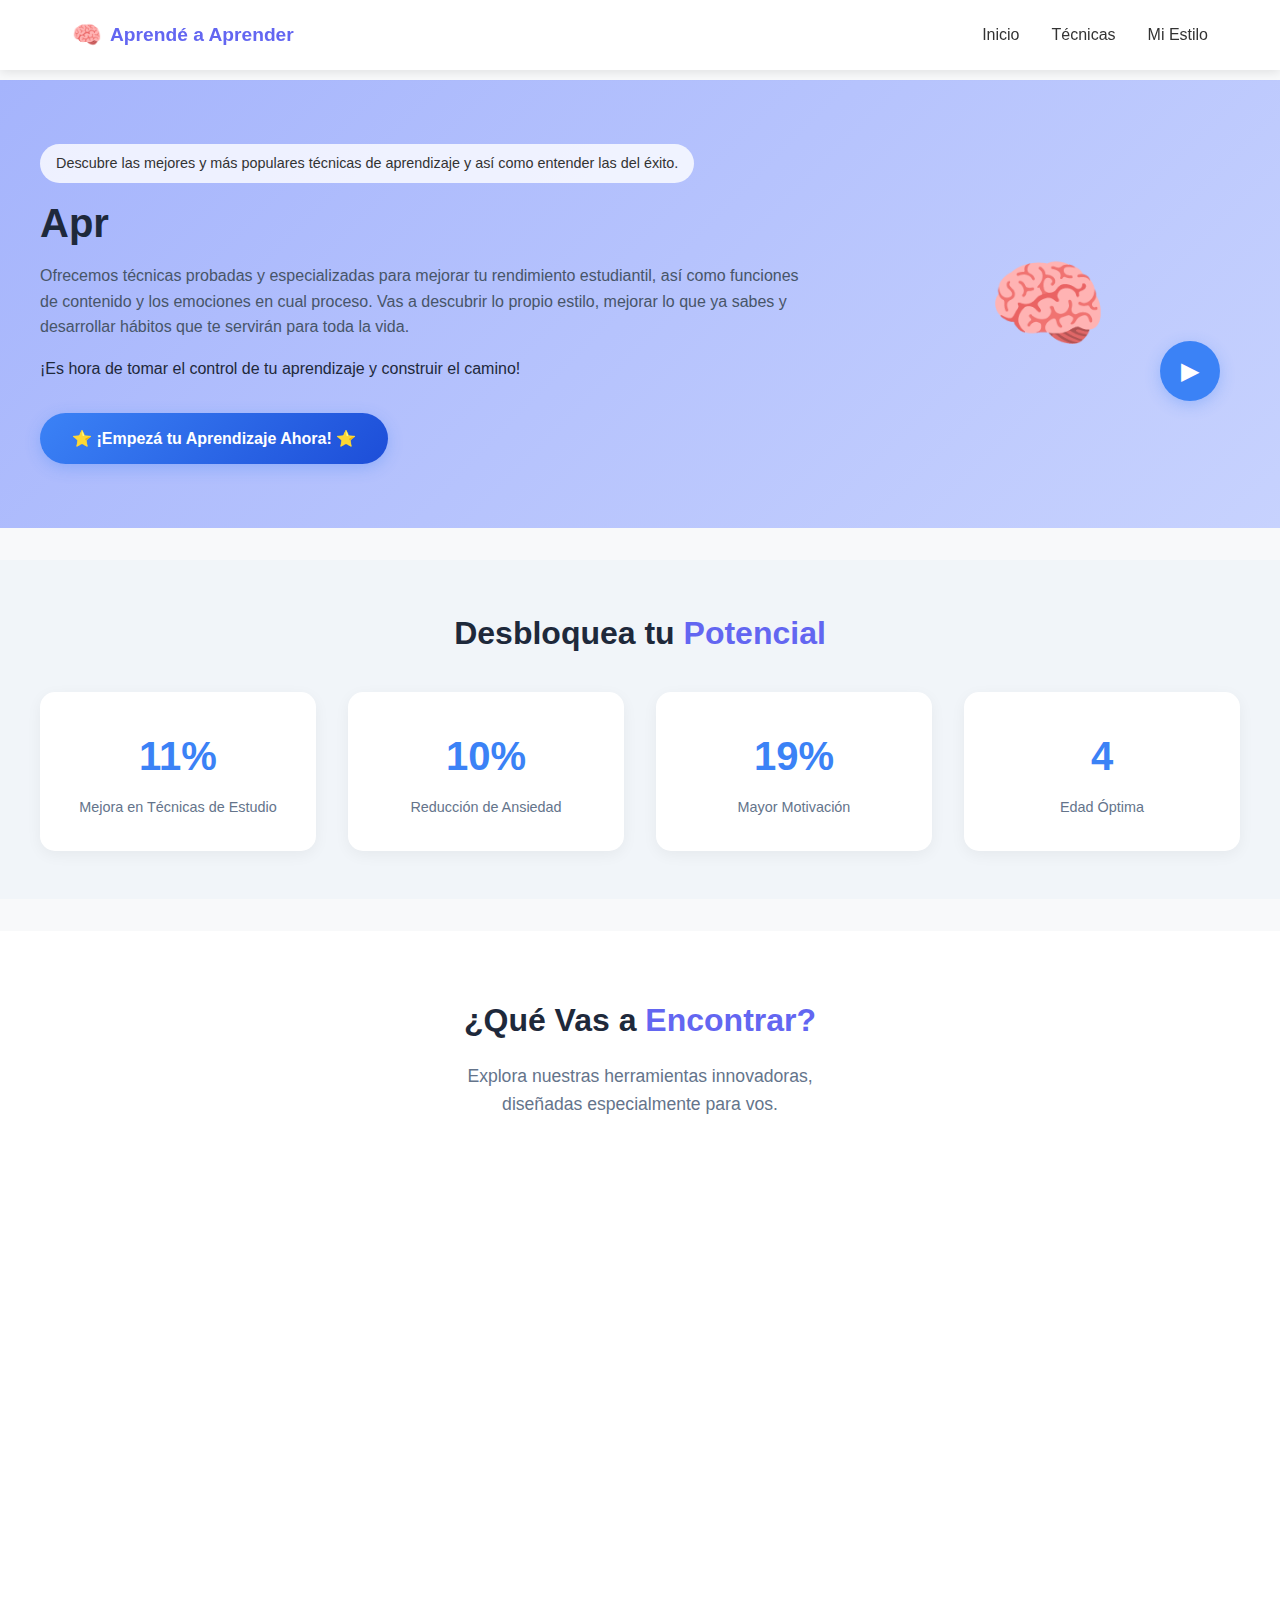
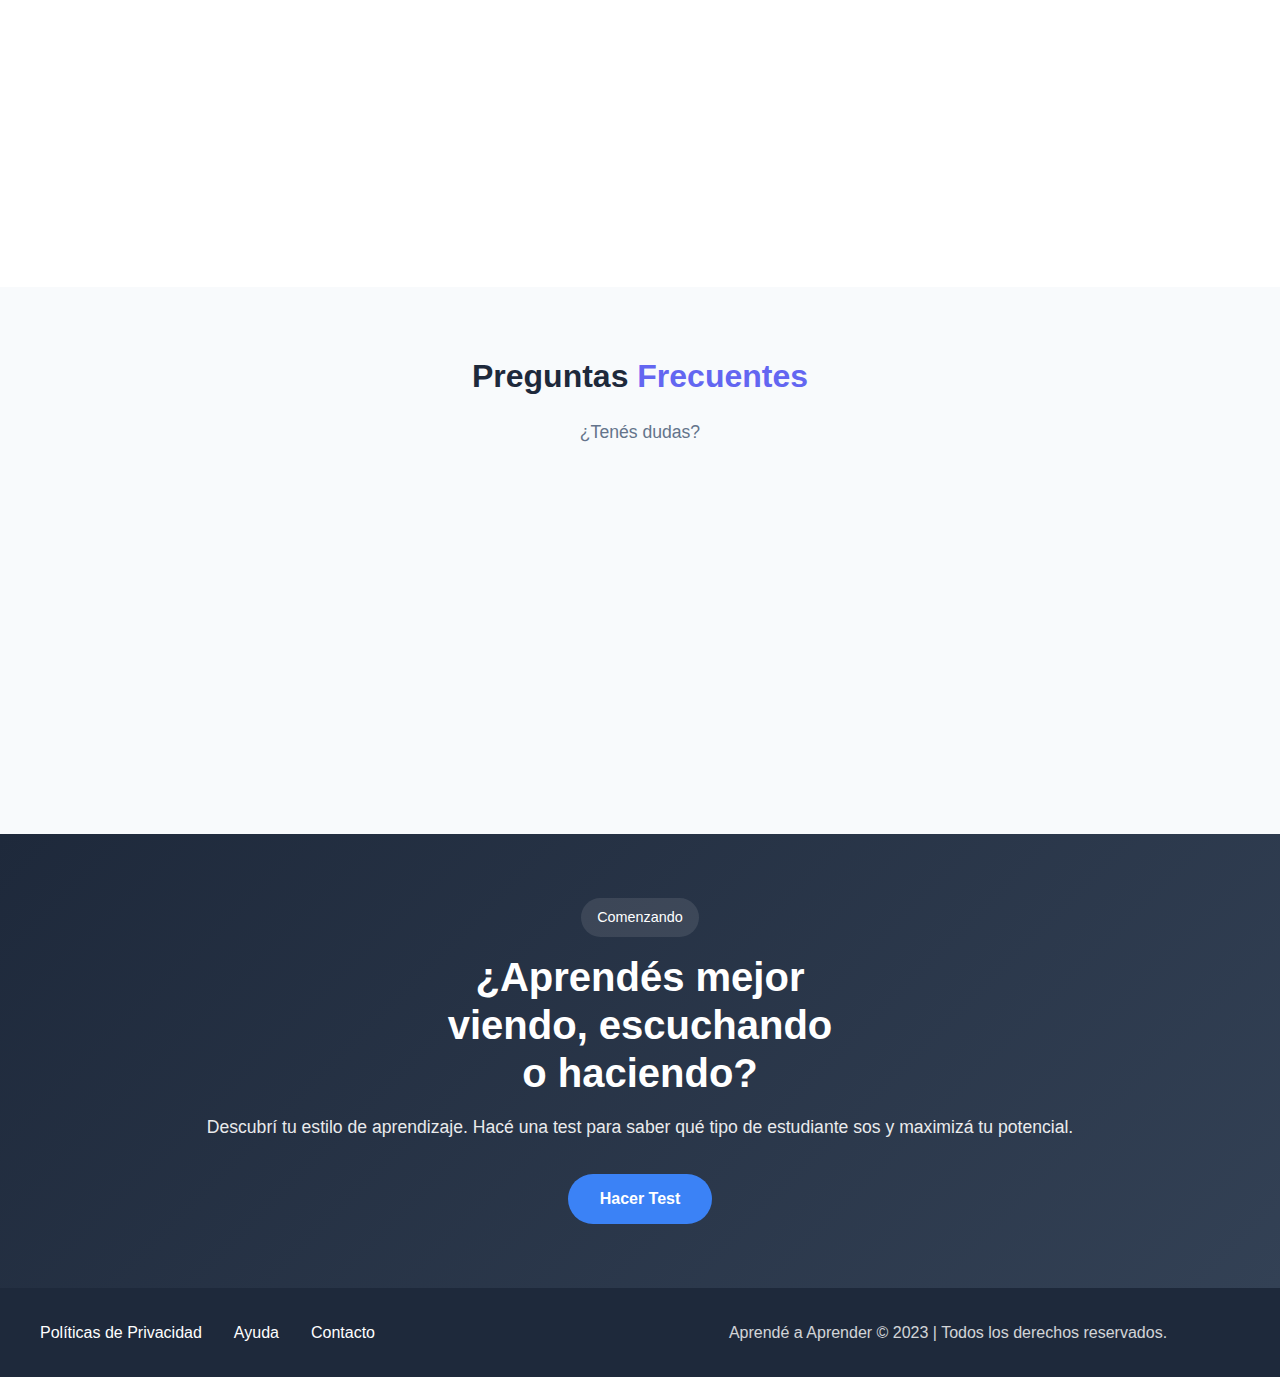
<file: index.html>
<!DOCTYPE html>
<html lang="es">
<head>
    <meta charset="UTF-8">
    <meta name="viewport" content="width=device-width, initial-scale=1.0">
    <title>Aprendé a Aprender</title>
    <link rel="stylesheet" href="styles.css">
</head>
<body>
    <!-- Header -->
    <header class="header">
        <nav class="nav">
            <div class="logo">
                <span class="logo-icon">🧠</span>
                <span class="logo-text">Aprendé a Aprender</span>
            </div>
            <ul class="nav-menu">
                <li><a href="index.html">Inicio</a></li>
                <li><a href="tecnicas.html">Técnicas</a></li>
                <li><a href="mi_estilo.html">Mi Estilo</a></li>
            </ul>
        </nav>
    </header>

    <!-- Main Content -->
    <main class="main">
        <!-- Hero Section -->
        <section class="hero">
            <div class="hero-content">
                <div class="hero-text">
                    <p class="hero-subtitle">Descubre las mejores y más populares técnicas de aprendizaje y así como entender las del éxito.</p>
                    <h1 class="hero-title">Aprendé mejor, no más.</h1>
                    <p class="hero-description">
                        Ofrecemos técnicas probadas y especializadas para mejorar tu rendimiento estudiantil, así como funciones de contenido y los emociones en cual proceso. Vas a descubrir lo propio estilo, mejorar lo que ya sabes y desarrollar hábitos que te servirán para toda la vida.
                    </p>
                    <p class="hero-cta-text">¡Es hora de tomar el control de tu aprendizaje y construir el camino!</p>
                    <a href="tecnicas.html">
                       <button class="cta-button">⭐ ¡Empezá tu Aprendizaje Ahora! ⭐</button>
                    </a>
                </div>
                <div class="hero-visual">
                    <div class="hero-icon">🧠</div>
                    <div class="hero-play-button">▶</div>
                </div>
            </div>
        </section>

        <!-- Stats Section -->
        <section class="stats">
            <div class="stats-container">
                <h2 class="stats-title">Desbloquea tu <span class="highlight">Potencial</span></h2>
                <div class="stats-grid">
                    <div class="stat-item">
                        <div class="stat-number">40%</div>
                        <div class="stat-label">Mejora en Técnicas de Estudio</div>
                    </div>
                    <div class="stat-item">
                        <div class="stat-number">36%</div>
                        <div class="stat-label">Reducción de Ansiedad</div>
                    </div>
                    <div class="stat-item">
                        <div class="stat-number">66%</div>
                        <div class="stat-label">Mayor Motivación</div>
                    </div>
                    <div class="stat-item">
                        <div class="stat-number">16</div>
                        <div class="stat-label">Edad Óptima</div>
                    </div>
                </div>
            </div>
        </section>

        <!-- Features Section -->
        <section class="features">
            <div class="features-container">
                <h2 class="features-title">¿Qué Vas a <span class="highlight">Encontrar?</span></h2>
                <p class="features-subtitle">Explora nuestras herramientas innovadoras,<br>diseñadas especialmente para vos.</p>
                
                <div class="features-grid">
                    <div class="feature-card">
                        <div class="feature-icon">📚</div>
                        <h3>Técnicas de Estudio Inteligentes</h3>
                        <p>¿Querés estudiar mejor? Descubrí cómo usar tu cerebro de forma más eficiente con métodos probados como la Pomodoro, mapas mentales y técnicas de memoria.</p>
                    </div>
                    
                    <div class="feature-card">
                        <div class="feature-icon">💡</div>
                        <h3>Mi Estilo de Aprendizaje</h3>
                        <p>Identificá qué tipo de estudiante sos y optimizá tus técnicas y patrones para lograr resultados más rápidos y crecer como estudiante.</p>
                    </div>
                    
                    <div class="feature-card">
                        <div class="feature-icon">😊</div>
                        <h3>Asistente Emocional</h3>
                        <p>Manejá la ansiedad académica y ganate a vos mismo. La frustración es el miedo a equivocarse. Tus emociones son aliadas, no enemigas.</p>
                    </div>
                    
                    <div class="feature-card">
                        <div class="feature-icon">🎯</div>
                        <h3>Historias Interactivas: "Elegí tu Camino"</h3>
                        <p>Practica decisiones en situaciones reales de estudio. ¿Cómo reaccionarias te lo enfrentas a un examen sorpresa? ¡Vás donde el flujo!</p>
                    </div>
                    
                    <div class="feature-card">
                        <div class="feature-icon">📊</div>
                        <h3>Mi Rutina y Tracker Emocional</h3>
                        <p>Creá tu horario ideal y registrá cómo te sentís mientras estudias para tener control y mejorar tu bienestar académico.</p>
                    </div>
                    
                    <div class="feature-card">
                        <div class="feature-icon">🎮</div>
                        <h3>Zona de Prácticas</h3>
                        <p>Poné a prueba lo que aprendiste con juegos interactivos que te hacen reflexionar sobre tu progreso y obtener tus logros.</p>
                    </div>
                </div>
            </div>
        </section>

        <!-- FAQ Section -->
        <section class="faq">
            <div class="faq-container">
                <h2 class="faq-title">Preguntas <span class="highlight">Frecuentes</span></h2>
                <p class="faq-subtitle">¿Tenés dudas?</p>
                
                <div class="faq-list">
                    <div class="faq-item">
                        <button class="faq-question">¿Qué es Aprendé a Aprender?</button>
                        <div class="faq-answer">
                            <p>una plataforma web interactiva que enseña a los y las estudiantes cómo aprender mejor y no más.</p>
                        </div>
                    </div>
                    
                    <div class="faq-item">
                        <button class="faq-question">¿Necesito registrarme o tener cuenta?</button>
                        <div class="faq-answer">
                            <p>No necesitas registrarte para acceder a la mayoría de nuestros contenidos básicos.</p>
                        </div>
                    </div>
                    
                    <div class="faq-item">
                        <button class="faq-question">¿A qué edad está orientado este sitio?</button>
                        <div class="faq-answer">
                            <p>Nuestro contenido está diseñado principalmente para estudiantes de 16 años en adelante.</p>
                        </div>
                    </div>
                </div>
            </div>
        </section>

        <!-- CTA Section -->
        <section class="cta-section" id="cta-section">
            <div class="cta-container">
                <div class="cta-content">
                    <p class="cta-label">Comenzando</p>
                    <h2 class="cta-title">¿Aprendés mejor<br>viendo, escuchando<br>o haciendo?</h2>
                    <p class="cta-description">Descubrí tu estilo de aprendizaje. Hacé una test para saber qué tipo de estudiante sos y maximizá tu potencial.</p>
                    <button class="cta-button-secondary">Hacer Test</button>
                </div>
            </div>
        </section>
    </main>

    <!-- Footer -->
    <footer class="footer">
        <div class="footer-content">
            <div class="footer-links">
                <a href="#privacidad">Políticas de Privacidad</a>
                <a href="#ayuda">Ayuda</a>
                <a href="#contacto">Contacto</a>
            </div>
            <div class="footer-info">
                <p>Aprendé a Aprender © 2023 | Todos los derechos reservados.</p>
            </div>
        </div>
    </footer>

    <script src="script.js"></script>
</body>
</html>
</file>
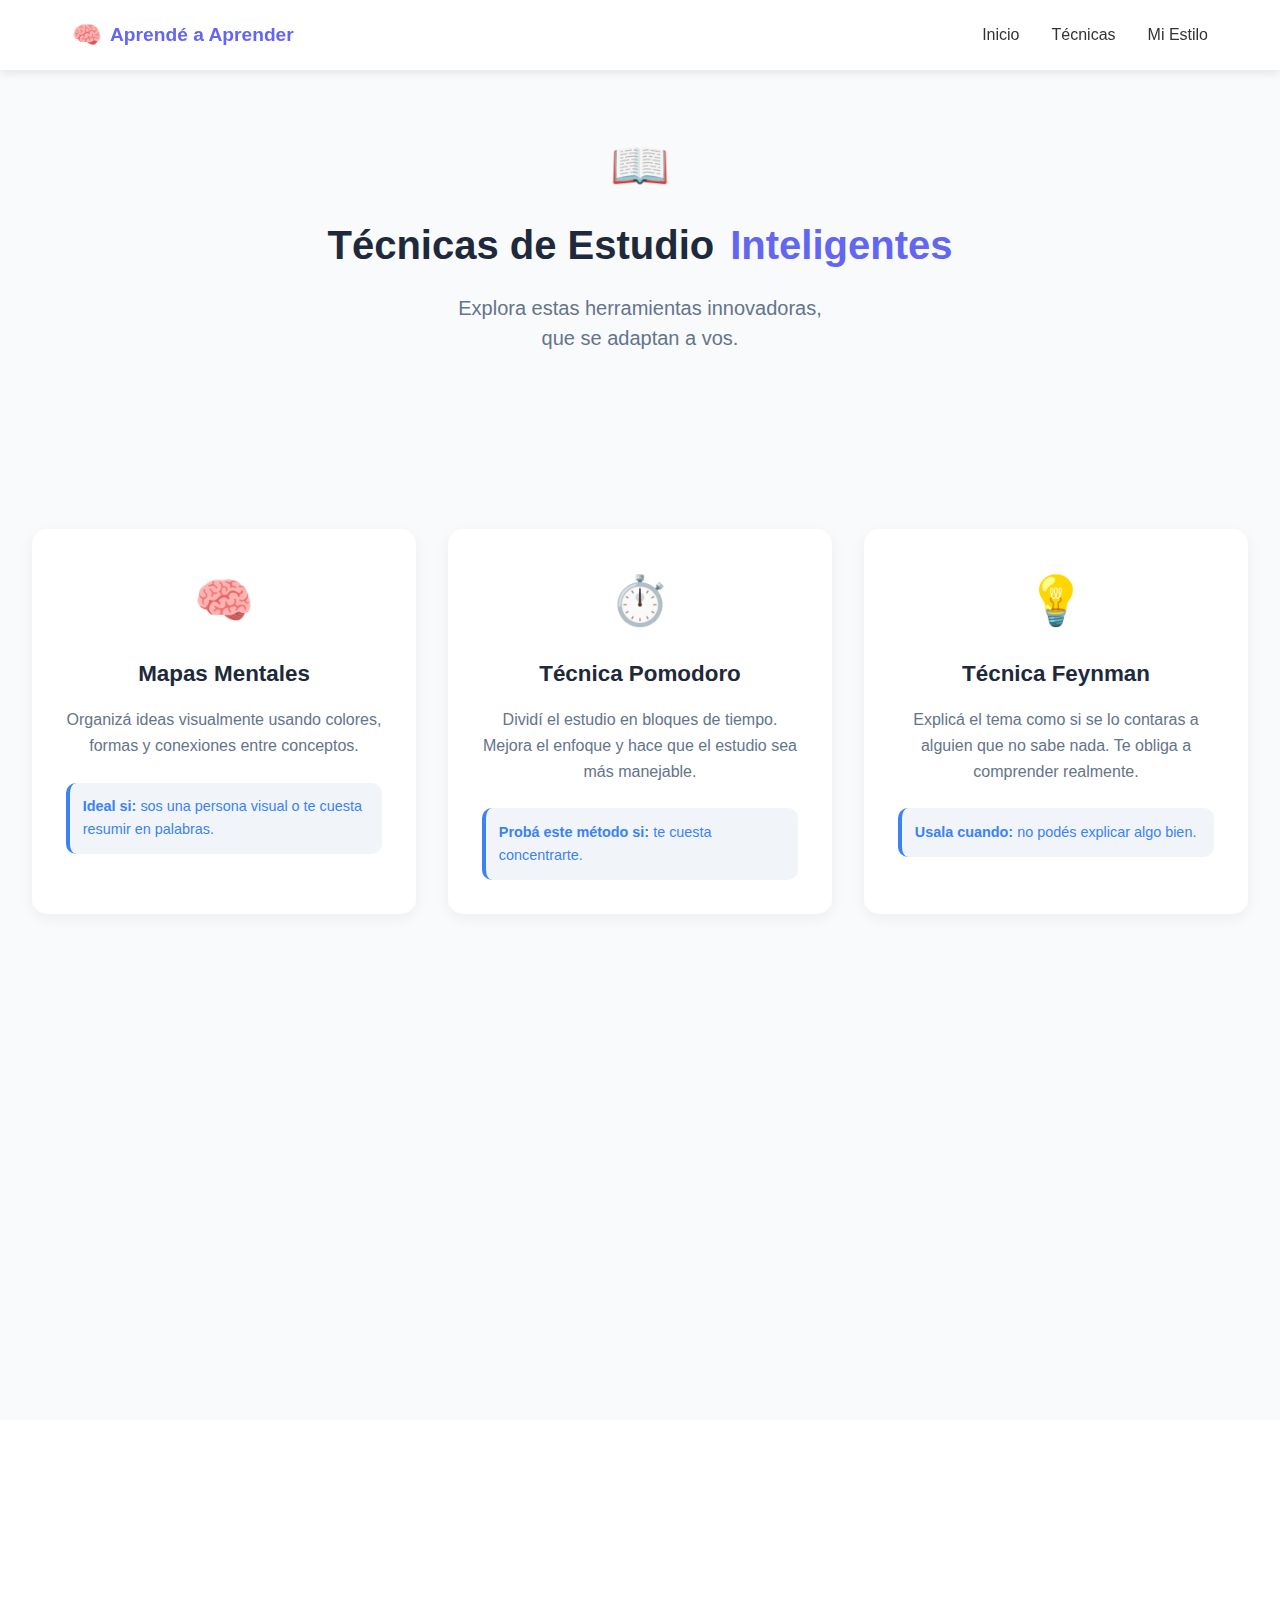
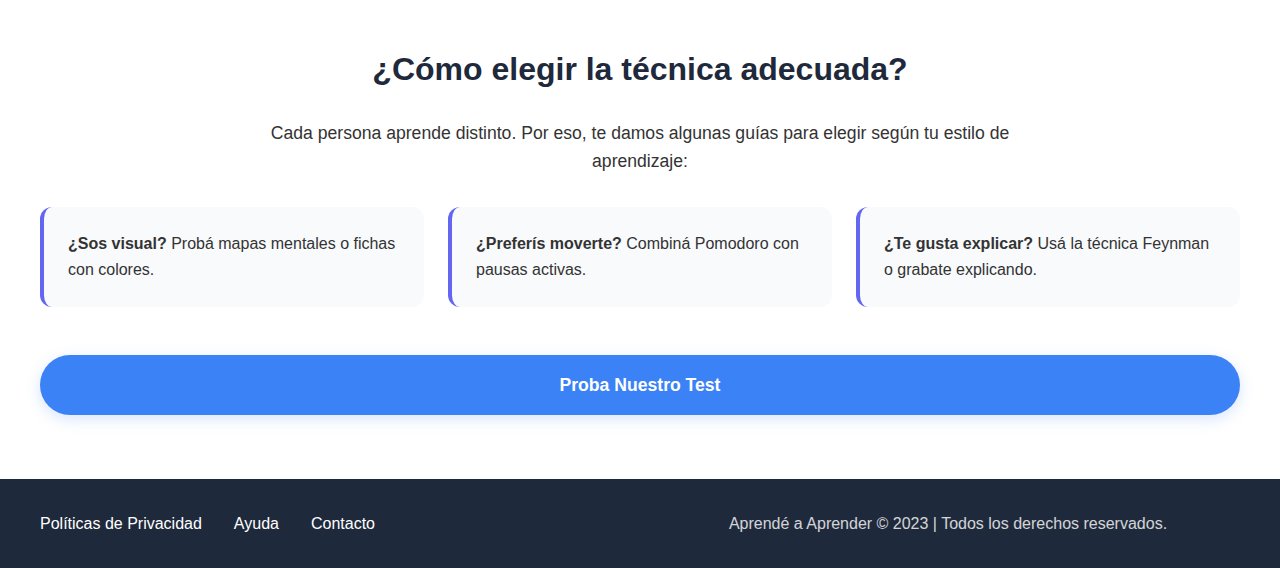
<file: tecnicas.html>
<!DOCTYPE html>
<html lang="es">
<head>
  <meta charset="UTF-8" />
  <meta name="viewport" content="width=device-width, initial-scale=1.0" />
  <title>Técnicas de Estudio Inteligentes</title>
  <link rel="stylesheet" href="tecnicas.css" />
</head>
<body>

   <!-- Header -->
    <header class="header">
        <nav class="nav">
            <div class="logo">
                <span class="logo-icon">🧠</span>
                <span class="logo-text">Aprendé a Aprender</span>
            </div>
            <ul class="nav-menu">
                <li><a href="index.html">Inicio</a></li>
                <li><a href="tecnicas.html">Técnicas</a></li>
                <li><a href="mi_estilo.html">Mi Estilo</a></li>
            </ul>
        </nav>
    </header>

 <!-- Sección Técnicas de Estudio Inteligentes -->
<section id="tecnicas">
  <div class="tecnicas-container">
    <h2>📖</h2> <h2 class="tecnicas-title">Técnicas de Estudio <span class="highlight">Inteligentes</span></h2>
    <p class="tecnicas-subtitle-new">Explora estas herramientas innovadoras,<br>que se adaptan a vos.</p>
  </div>
</section>

  <!-- Sección Técnicas de Estudio Inteligentes -->
  <!--<section id="tecnicas-estudio">
    <div class="container">
      <div class="tecnicas-intro">
        <h2 class="tecnicas-title">
          <span class="icon">🧠</span> Técnicas
        </h2>
        <p class="tecnicas-subtitle">Técnicas de Estudio Inteligentes</p>
        <p class="tecnicas-intro-question">¿Querés estudiar mejor y no más?</p>
        <p class="tecnicas-intro-statement">Usá tu mente a tu favor.</p>
        <p class="tecnicas-propuesta">¿Qué te proponemos?</p>
        <p class="tecnicas-explanation">
          El secreto no está en pasar horas y horas frente a un cuaderno, sino en aprender cómo funciona tu cerebro y elegir las estrategias adecuadas para vos.
        </p>
        <p class="tecnicas-why">¿Por qué funciona?</p>
        <p class="tecnicas-explanation">
          Estas técnicas están basadas en principios de metacognición, es decir, en aprender a pensar sobre tu propio pensamiento.
        </p>
        <p class="tecnicas-how">¿Cómo funciona?</p>
        <p class="tecnicas-explanation">
          Cuando usás una técnica de estudio inteligente, no solo estás aplicando un método; estás entendiendo cómo funciona tu cerebro al aprender.
        </p>
      </div>
    </div>
  </section> -->

  <!-- Sección Herramientas/  -->
  <section class="herramientas-section">
    <div class="features-container">
                

      <div class="tecnicas-grid">
        <!-- Tarjetas de técnicas -->
        <div class="tecnica-card">
          <div class="tecnica-icon">🧠</div>
          <h3 class="tecnica-title">Mapas Mentales</h3>
          <p class="tecnica-description">
            Organizá ideas visualmente usando colores, formas y conexiones entre conceptos.
          </p>
          <p class="tecnica-consejo"><strong>Ideal si:</strong> sos una persona visual o te cuesta resumir en palabras.</p>
        </div>

        <div class="tecnica-card">
          <div class="tecnica-icon">⏱️</div>
          <h3 class="tecnica-title">Técnica Pomodoro</h3>
          <p class="tecnica-description">
            Dividí el estudio en bloques de tiempo. Mejora el enfoque y hace que el estudio sea más manejable.
          </p>
          <p class="tecnica-consejo"><strong>Probá este método si:</strong> te cuesta concentrarte.</p>
        </div>

        <div class="tecnica-card">
          <div class="tecnica-icon">💡</div>
          <h3 class="tecnica-title">Técnica Feynman</h3>
          <p class="tecnica-description">
            Explicá el tema como si se lo contaras a alguien que no sabe nada. Te obliga a comprender realmente.
          </p>
          <p class="tecnica-consejo"><strong>Usala cuando:</strong> no podés explicar algo bien.</p>
        </div>

        <div class="tecnica-card">
          <div class="tecnica-icon">📇</div>
          <h3 class="tecnica-title">Fichas de Estudio</h3>
          <p class="tecnica-description">
            Tarjetas con preguntas/respuestas. Favorece la memoria activa y la práctica de conceptos clave.
          </p>
          <p class="tecnica-consejo"><strong>Muy útil si:</strong> estás preparando una prueba.</p>
        </div>

        <div class="tecnica-card">
          <div class="tecnica-icon">🧩</div>
          <h3 class="tecnica-title">Método de los Loci</h3>
          <p class="tecnica-description">
            Asociá lo que querés aprender con lugares familiares. Potencia la memoria con imágenes mentales.
          </p>
          <p class="tecnica-consejo"><strong>Ideal para:</strong> listas o secuencias.</p>
        </div>
      </div>
    </div>
  </section>

  <!-- Sección Cómo Elegir -->
  <section class="elegir-section">
    <div class="container">
      <h3 class="elegir-title">¿Cómo elegir la técnica adecuada?</h3>
      <p class="elegir-intro">
        Cada persona aprende distinto. Por eso, te damos algunas guías para elegir según tu estilo de aprendizaje:
      </p>
      <div class="guias-lista">
        <div class="guia-item"><strong>¿Sos visual?</strong> Probá mapas mentales o fichas con colores.</div>
        <div class="guia-item"><strong>¿Preferís moverte?</strong> Combiná Pomodoro con pausas activas.</div>
        <div class="guia-item"><strong>¿Te gusta explicar?</strong> Usá la técnica Feynman o grabate explicando.</div>
      </div>
      <a href="index.html#cta-section" class="cta-button-secondary">Proba Nuestro Test</a>
    </div>
  </section>

    <!-- Footer -->
    <footer class="footer">
        <div class="footer-content">
            <div class="footer-links">
                <a href="#privacidad">Políticas de Privacidad</a>
                <a href="#ayuda">Ayuda</a>
                <a href="#contacto">Contacto</a>
            </div>
            <div class="footer-info">
                <p>Aprendé a Aprender © 2023 | Todos los derechos reservados.</p>
            </div>
        </div>
    </footer>

  <script src="tecnicas.js"></script>
</body>
</html>
</file>
<file: tecnicas.css>
* {
  margin: 0;
  padding: 0;
  box-sizing: border-box;
}

body {
  font-family: 'Arial', sans-serif;
  line-height: 1.6;
  color: #333;
  background: #f8fafc;
}

/* Header */
.header {
    background: white;
    box-shadow: 0 2px 10px rgba(0,0,0,0.1);
    position: fixed;
    width: 100%;
    top: 0;
    z-index: 1000;
}

.nav {
    max-width: 1200px;
    margin: 0 auto;
    display: flex;
    justify-content: space-between;
    align-items: center;
    padding: 1rem 2rem;
}

.logo {
    display: flex;
    align-items: center;
    gap: 0.5rem;
}

.logo-icon {
    font-size: 1.5rem;
}

.logo-text {
    font-size: 1.2rem;
    font-weight: bold;
    color: #6366f1;
}

.nav-menu {
    display: flex;
    list-style: none;
    gap: 2rem;
}

.nav-menu a {
    text-decoration: none;
    color: #333;
    font-weight: 500;
    transition: color 0.3s ease;
}

.nav-menu a:hover {
    color: #6366f1;
}


















/* Sección tecnicas-estudio */

.elegir-section {
  background: white;
  padding: 14rem 2rem 4rem 2rem;
}

.container {
  max-width: 1200px;
  margin: 0 auto;
}

/* Sección tecnicas */
.tecnicas {
  background: white; /* Cambiado a blanco para que coincida con la imagen */
  padding: 8rem 2rem 4rem 2rem;
}

.tecnicas-container {
  max-width: 1200px;
  margin: 0 auto;
  text-align: center;
  padding: 8rem 2rem 4rem 2rem;
}

/* Estilo para el icono (emoji) del libro */
.tecnicas-container .📖 {
  font-size: 3rem; /* Tamaño grande para el emoji */
  margin-bottom: 0.5rem; /* Pequeño margen debajo del emoji */
  color: #6366f1; /* Color similar al logo o resalte */
}


/* Título principal de la sección */
.tecnicas-title {
  font-size: 2.5rem; /* Tamaño de fuente para el título */
  font-weight: bold;
  color: #1e293b; /* Color oscuro para la primera parte del título */
  margin-bottom: 1rem; /* Espacio debajo del título */
  display: flex; /* Para centrar el texto con el icono */
  align-items: center;
  justify-content: center;
  gap: 0.75rem; /* Espacio entre el icono y el texto */
}

/* Resaltar la parte del título en azul */
.tecnicas-title .highlight {
  color: #6366f1; /* Azul para la parte resaltada */
}

/* Nuevo subtítulo */
.tecnicas-subtitle-new {
  font-size: 1.25rem; /* Tamaño de fuente para el subtítulo */
  color: #64748b; /* Color gris suave */
  margin-top: 1rem; /* Espacio arriba del subtítulo, si es necesario */
  margin-bottom: 3rem; /* Espacio debajo del subtítulo antes del siguiente contenido */
  line-height: 1.5; /* Espaciado entre líneas */
}

/* Estilo para el icono (emoji) del libro */
.tecnicas-container h2:first-child { /* Apunta al primer h2 dentro de tecnicas-container, que es tu emoji */
  font-size: 3rem; /* Tamaño grande para el emoji */
  margin-bottom: 0.5rem; /* Pequeño margen debajo del emoji */
  color: #6366f1; /* Color similar al logo o resalte */
}

/* Y si el título y el emoji no van juntos en el mismo <h2>: */
.tecnicas-title {
  /* ... tus estilos actuales para el título sin el icono ... */
  display: block; /* O flex si aún lo necesitas para otra alineación */
}

/* Asegúrate de que este estilo exista si quieres que el icono del título sea un emoji.
   Si en realidad quieres una imagen o un ícono de una librería (ej. FontAwesome),
   la implementación sería diferente. Asumo que es un emoji por tu HTML.
*/
.tecnicas-title .icon { /* Si usas un elemento con clase 'icon' dentro del título */
    font-size: 3rem;
}

/* Eliminar o comentar los estilos que no usas en esta sección para evitar conflictos */
/*
.tecnicas-subtitle {
  font-size: 1.25rem;
  color: #64748b;
  margin-bottom: 2rem;
}

.tecnicas-intro-question {
  font-size: 1.1rem;
  color: #6366f1;
  font-weight: 500;
  margin-bottom: 1.5rem;
}

.tecnicas-intro-text {
  font-size: 1rem;
  color: #64748b;
  max-width: 800px;
  margin: 0 auto 3rem;
}
*/


/* Sección tecnicas */
.tecnicas {
  background: #f8fafc;
  padding: 8rem 2rem 4rem 2rem;
}

.tecnicas-container {
  max-width: 1200px;
  margin: 0 auto;
  text-align: center;
}

.tecnicas-title {
  font-size: 2.5rem;
  font-weight: bold;
  color: #1e293b;
  margin-bottom: 1rem;
}

.tecnicas-subtitle {
  font-size: 1.25rem;
  color: #64748b;
  margin-bottom: 2rem;
}

.tecnicas-intro-question {
  font-size: 1.1rem;
  color: #6366f1;
  font-weight: 500;
  margin-bottom: 1.5rem;
}

.tecnicas-intro-text {
  font-size: 1rem;
  color: #64748b;
  max-width: 800px;
  margin: 0 auto 3rem;
}

/* Intro */
.tecnicas-intro {
  text-align: center;
  margin-bottom: 4rem;
}

.tecnicas-title,
.herramientas-title {
  display: flex;
  align-items: center;
  justify-content: center;
  gap: 1rem;
  font-size: 2.5rem;
  color: #1e293b;
  font-weight: bold;
  margin-bottom: 1rem;
}

.tecnicas-title .icon,
.herramientas-title .icon {
  font-size: 3rem;
}

.tecnicas-subtitle {
  font-size: 1.2rem;
  color: #6366f1;
  margin-bottom: 2rem;
  font-weight: 500;
}

.tecnicas-intro-question,
.tecnicas-why,
.tecnicas-how {
  font-size: 1.3rem;
  color: #3b82f6;
  font-weight: bold;
  margin-bottom: 1rem;
}

.tecnicas-intro-statement,
.tecnicas-propuesta,
.tecnicas-explanation {
  font-size: 1.1rem;
  color: #64748b;
  margin-bottom: 2rem;
  text-align: center;
  max-width: 800px;
  margin-left: auto;
  margin-right: auto;
}

/* Herramientas */
.herramientas-section {
  background: #f8fafc;
  padding: 4rem 2rem;
}

.herramientas-subtitle {
  text-align: center;
  font-size: 1.2rem;
  color: #6366f1;
  margin-bottom: 2rem;
}

.herramientas-intro {
  text-align: center;
  font-size: 1.1rem;
  color: #333;
  margin-bottom: 3rem;
  max-width: 800px;
  margin-left: auto;
  margin-right: auto;
}

.tecnicas-grid {
  display: grid;
  grid-template-columns: repeat(auto-fit, minmax(300px, 1fr));
  gap: 2rem;
  margin-bottom: 3rem;
}

.tecnica-card {
  background: white;
  border-radius: 15px;
  padding: 2rem;
  box-shadow: 0 4px 15px rgba(0, 0, 0, 0.05);
  transition: transform 0.3s ease, box-shadow 0.3s ease;
  opacity: 0;
  transform: translateY(20px);
  cursor: pointer;
  border: 2px solid transparent;
}

.tecnica-card:hover {
  transform: translateY(-5px);
  box-shadow: 0 8px 25px rgba(0, 0, 0, 0.1);
  border-color: #6366f1;
}

.tecnica-card.animate-in {
  opacity: 1;
  transform: translateY(0);
}

.tecnica-icon {
  font-size: 3rem;
  margin-bottom: 1rem;
  text-align: center;
}

.tecnica-title {
  font-size: 1.4rem;
  color: #1e293b;
  font-weight: bold;
  margin-bottom: 1rem;
  text-align: center;
}

.tecnica-description {
  font-size: 1rem;
  color: #64748b;
  margin-bottom: 1.5rem;
  text-align: center;
}

.tecnica-consejo {
  font-size: 0.9rem;
  color: #3b82f6;
  background: #f1f5f9;
  padding: 0.8rem;
  border-radius: 10px;
  border-left: 4px solid #3b82f6;
  font-weight: 500;
}

/* Cómo elegir */
.elegir-title {
  font-size: 2rem;
  color: #1e293b;
  font-weight: bold;
  margin-bottom: 1.5rem;
  text-align: center;
}

.elegir-intro {
  font-size: 1.1rem;
  color: #333;
  margin-bottom: 2rem;
  text-align: center;
  max-width: 800px;
  margin-left: auto;
  margin-right: auto;
}

.guias-lista {
  display: grid;
  grid-template-columns: repeat(auto-fit, minmax(250px, 1fr));
  gap: 1.5rem;
  margin-bottom: 3rem;
}

.guia-item {
  background: #f8fafc;
  padding: 1.5rem;
  border-radius: 12px;
  border-left: 4px solid #6366f1;
  font-size: 1rem;
  color: #333;
  transition: transform 0.3s ease, box-shadow 0.3s ease;
}

.guia-item:hover {
  transform: translateY(-3px);
  box-shadow: 0 4px 15px rgba(0, 0, 0, 0.1);
}

/* Botón */
.cta-button-secondary {
  background: #3b82f6;
  color: white;
  border: none;
  padding: 1rem 2rem;
  border-radius: 30px;
  font-size: 1.1rem;
  font-weight: bold;
  cursor: pointer;
  transition: all 0.3s ease;
  box-shadow: 0 4px 15px rgba(59, 130, 246, 0.2);
  display: block;
  margin: 0 auto;
  text-decoration: none;
  text-align: center;
}

.cta-button-secondary:hover {
  background: #2563eb;
  transform: translateY(-2px);
  box-shadow: 0 6px 20px rgba(59, 130, 246, 0.3);
}

/* Footer */
.footer {
    background: #1e293b;
    color: white;
    padding: 2rem;
}

.footer-content {
    max-width: 1200px;
    margin: 0 auto;
    display: grid;
    grid-template-columns: repeat(auto-fit, minmax(250px, 1fr));
    gap: 2rem;
    align-items: center;
}

.footer-links {
    display: flex;
    gap: 2rem;
}

.footer-links a {
    color: white;
    text-decoration: none;
    transition: color 0.3s ease;
}

.footer-links a:hover {
    color: #3b82f6;
}

.footer-info {
    text-align: center;
    opacity: 0.8;
}

.footer-social {
    display: flex;
    gap: 1rem;
    align-items: center;
    justify-content: flex-end;
}

.footer-social a {
    color: white;
    text-decoration: none;
    font-size: 1.2rem;
    transition: transform 0.3s ease;
}

.footer-social a:hover {
    transform: scale(1.2);
}

.scroll-top {
    background: #3b82f6;
    color: white;
    border: none;
    padding: 0.5rem 1rem;
    border-radius: 20px;
    font-size: 0.9rem;
    cursor: pointer;
    transition: background-color 0.3s ease;
}

.scroll-top:hover {
    background: #1d4ed8;
}

/* Responsivo */
@media (max-width: 768px) {
  .tecnicas-title,
  .herramientas-title {
    flex-direction: column;
    gap: 0.5rem;
    font-size: 2rem;
  }

  .tecnicas-grid,
  .guias-lista {
    grid-template-columns: 1fr;
  }
}
</file>
<file: styles.css>
/* Reset y estilos base */
* {
    margin: 0;
    padding: 0;
    box-sizing: border-box;
}

body {
    font-family: 'Arial', sans-serif;
    line-height: 1.6;
    color: #333;
    background-color: #f8f9fa;
}

/* Header */
.header {
    background: white;
    box-shadow: 0 2px 10px rgba(0,0,0,0.1);
    position: fixed;
    width: 100%;
    top: 0;
    z-index: 1000;
}

.nav {
    max-width: 1200px;
    margin: 0 auto;
    display: flex;
    justify-content: space-between;
    align-items: center;
    padding: 1rem 2rem;
}

.logo {
    display: flex;
    align-items: center;
    gap: 0.5rem;
}

.logo-icon {
    font-size: 1.5rem;
}

.logo-text {
    font-size: 1.2rem;
    font-weight: bold;
    color: #6366f1;
}

.nav-menu {
    display: flex;
    list-style: none;
    gap: 2rem;
}

.nav-menu a {
    text-decoration: none;
    color: #333;
    font-weight: 500;
    transition: color 0.3s ease;
}

.nav-menu a:hover {
    color: #6366f1;
}

/* Main Content */
.main {
    margin-top: 80px;
}

/* Hero Section */
.hero {
    background: linear-gradient(135deg, #a5b4fc 0%, #c7d2fe 100%);
    padding: 4rem 2rem;
    margin-bottom: 2rem;
}

.hero-content {
    max-width: 1200px;
    margin: 0 auto;
    display: grid;
    grid-template-columns: 2fr 1fr;
    gap: 3rem;
    align-items: center;
}

.hero-subtitle {
    background: rgba(255, 255, 255, 0.8);
    padding: 0.5rem 1rem;
    border-radius: 20px;
    font-size: 0.9rem;
    margin-bottom: 1rem;
    display: inline-block;
}

.hero-title {
    font-size: 2.5rem;
    font-weight: bold;
    color: #1e293b;
    margin-bottom: 1rem;
    line-height: 1.2;
}

.hero-description {
    font-size: 1rem;
    color: #475569;
    margin-bottom: 1rem;
    line-height: 1.6;
}

.hero-cta-text {
    font-size: 1rem;
    color: #1e293b;
    margin-bottom: 2rem;
    font-weight: 500;
}

.cta-button {
    background: linear-gradient(135deg, #3b82f6, #1d4ed8);
    color: white;
    border: none;
    padding: 1rem 2rem;
    border-radius: 30px;
    font-size: 1rem;
    font-weight: bold;
    cursor: pointer;
    transition: transform 0.3s ease, box-shadow 0.3s ease;
    box-shadow: 0 4px 15px rgba(59, 130, 246, 0.3);
}

.cta-button:hover {
    transform: translateY(-2px);
    box-shadow: 0 6px 20px rgba(59, 130, 246, 0.4);
}

.hero-visual {
    display: flex;
    justify-content: center;
    align-items: center;
    position: relative;
}

.hero-icon {
    font-size: 6rem;
    color: #3b82f6;
    animation: float 3s ease-in-out infinite;
}

.hero-play-button {
    position: absolute;
    bottom: -20px;
    right: 20px;
    background: #3b82f6;
    color: white;
    width: 60px;
    height: 60px;
    border-radius: 50%;
    display: flex;
    align-items: center;
    justify-content: center;
    font-size: 1.5rem;
    cursor: pointer;
    box-shadow: 0 4px 15px rgba(59, 130, 246, 0.3);
    transition: transform 0.3s ease;
}

.hero-play-button:hover {
    transform: scale(1.1);
}

@keyframes float {
    0%, 100% {
        transform: translateY(0px);
    }
    50% {
        transform: translateY(-10px);
    }
}

/* Stats Section */
.stats {
    background: #f1f5f9;
    padding: 3rem 2rem;
    margin-bottom: 2rem;
}

.stats-container {
    max-width: 1200px;
    margin: 0 auto;
    text-align: center;
}

.stats-title {
    font-size: 2rem;
    margin-bottom: 2rem;
    color: #1e293b;
}

.highlight {
    color: #6366f1;
}

.stats-grid {
    display: grid;
    grid-template-columns: repeat(auto-fit, minmax(200px, 1fr));
    gap: 2rem;
}

.stat-item {
    background: white;
    padding: 2rem;
    border-radius: 15px;
    box-shadow: 0 4px 15px rgba(0, 0, 0, 0.05);
    transition: transform 0.3s ease;
}

.stat-item:hover {
    transform: translateY(-5px);
}

.stat-number {
    font-size: 2.5rem;
    font-weight: bold;
    color: #3b82f6;
    margin-bottom: 0.5rem;
}

.stat-label {
    font-size: 0.9rem;
    color: #64748b;
}

/* Features Section */
.features {
    padding: 4rem 2rem;
    background: white;
}

.features-container {
    max-width: 1200px;
    margin: 0 auto;
    text-align: center;
}

.features-title {
    font-size: 2rem;
    margin-bottom: 1rem;
    color: #1e293b;
}

.features-subtitle {
    font-size: 1.1rem;
    color: #64748b;
    margin-bottom: 3rem;
}

.features-grid {
    display: grid;
    grid-template-columns: repeat(auto-fit, minmax(300px, 1fr));
    gap: 2rem;
    text-align: left;
}

.feature-card {
    background: #f8fafc;
    padding: 2rem;
    border-radius: 15px;
    transition: transform 0.3s ease, box-shadow 0.3s ease;
    border: 2px solid transparent;
}

.feature-card:hover {
    transform: translateY(-5px);
    box-shadow: 0 10px 30px rgba(0, 0, 0, 0.1);
    border-color: #e2e8f0;
}

.feature-icon {
    font-size: 2.5rem;
    margin-bottom: 1rem;
}

.feature-card h3 {
    font-size: 1.2rem;
    margin-bottom: 1rem;
    color: #1e293b;
}

.feature-card p {
    color: #64748b;
    line-height: 1.6;
}

/* FAQ Section */
.faq {
    background: #f8fafc;
    padding: 4rem 2rem;
}

.faq-container {
    max-width: 800px;
    margin: 0 auto;
    text-align: center;
}

.faq-title {
    font-size: 2rem;
    margin-bottom: 1rem;
    color: #1e293b;
}

.faq-subtitle {
    font-size: 1.1rem;
    color: #64748b;
    margin-bottom: 3rem;
}

.faq-list {
    text-align: left;
}

.faq-item {
    background: white;
    border-radius: 10px;
    margin-bottom: 1rem;
    box-shadow: 0 2px 10px rgba(0, 0, 0, 0.05);
    overflow: hidden;
}

.faq-question {
    width: 100%;
    padding: 1.5rem;
    border: none;
    background: none;
    text-align: left;
    font-size: 1rem;
    font-weight: 500;
    cursor: pointer;
    display: flex;
    justify-content: space-between;
    align-items: center;
    transition: background-color 0.3s ease;
}

.faq-question:hover {
    background-color: #f8fafc;
}

.faq-question::after {
    content: '+';
    font-size: 1.5rem;
    color: #3b82f6;
    transition: transform 0.3s ease;
}

.faq-question.active::after {
    transform: rotate(45deg);
}

.faq-answer {
    padding: 0 1.5rem;
    max-height: 0;
    overflow: hidden;
    transition: max-height 0.3s ease, padding 0.3s ease;
}

.faq-answer.active {
    max-height: 200px;
    padding: 0 1.5rem 1.5rem;
}

.faq-answer p {
    color: #64748b;
    line-height: 1.6;
}

/* CTA Section */
.cta-section {
    background: linear-gradient(135deg, #1e293b, #334155);
    padding: 4rem 2rem;
    color: white;
}

.cta-container {
    max-width: 1200px;
    margin: 0 auto;
    text-align: center;
}

.cta-label {
    background: rgba(255, 255, 255, 0.1);
    padding: 0.5rem 1rem;
    border-radius: 20px;
    font-size: 0.9rem;
    margin-bottom: 1rem;
    display: inline-block;
}

.cta-title {
    font-size: 2.5rem;
    font-weight: bold;
    margin-bottom: 1rem;
    line-height: 1.2;
}

.cta-description {
    font-size: 1.1rem;
    margin-bottom: 2rem;
    opacity: 0.9;
}

.cta-button-secondary {
    background: #3b82f6;
    color: white;
    border: none;
    padding: 1rem 2rem;
    border-radius: 30px;
    font-size: 1rem;
    font-weight: bold;
    cursor: pointer;
    transition: transform 0.3s ease, box-shadow 0.3s ease;
}

.cta-button-secondary:hover {
    transform: translateY(-2px);
    box-shadow: 0 6px 20px rgba(59, 130, 246, 0.4);
}

/* Footer */
.footer {
    background: #1e293b;
    color: white;
    padding: 2rem;
}

.footer-content {
    max-width: 1200px;
    margin: 0 auto;
    display: grid;
    grid-template-columns: repeat(auto-fit, minmax(250px, 1fr));
    gap: 2rem;
    align-items: center;
}

.footer-links {
    display: flex;
    gap: 2rem;
}

.footer-links a {
    color: white;
    text-decoration: none;
    transition: color 0.3s ease;
}

.footer-links a:hover {
    color: #3b82f6;
}

.footer-info {
    text-align: center;
    opacity: 0.8;
}

.footer-social {
    display: flex;
    gap: 1rem;
    align-items: center;
    justify-content: flex-end;
}

.footer-social a {
    color: white;
    text-decoration: none;
    font-size: 1.2rem;
    transition: transform 0.3s ease;
}

.footer-social a:hover {
    transform: scale(1.2);
}

.scroll-top {
    background: #3b82f6;
    color: white;
    border: none;
    padding: 0.5rem 1rem;
    border-radius: 20px;
    font-size: 0.9rem;
    cursor: pointer;
    transition: background-color 0.3s ease;
}

.scroll-top:hover {
    background: #1d4ed8;
}

/* Responsive Design */
@media (max-width: 768px) {
    .nav-menu {
        gap: 1rem;
    }
    
    .hero-content {
        grid-template-columns: 1fr;
        text-align: center;
    }
    
    .hero-title {
        font-size: 2rem;
    }
    
    .stats-grid {
        grid-template-columns: repeat(2, 1fr);
    }
    
    .features-grid {
        grid-template-columns: 1fr;
    }
    
    .footer-content {
        grid-template-columns: 1fr;
        text-align: center;
    }
    
    .footer-links {
        justify-content: center;
    }
    
    .footer-social {
        justify-content: center;
    }
}

@media (max-width: 480px) {
    .nav {
        padding: 1rem;
    }
    
    .hero {
        padding: 2rem 1rem;
    }
    
    .hero-title {
        font-size: 1.8rem;
    }
    
    .stats-grid {
        grid-template-columns: 1fr;
    }
    
    .stat-number {
        font-size: 2rem;
    }
    
    .cta-title {
        font-size: 2rem;
    }
}
</file>
